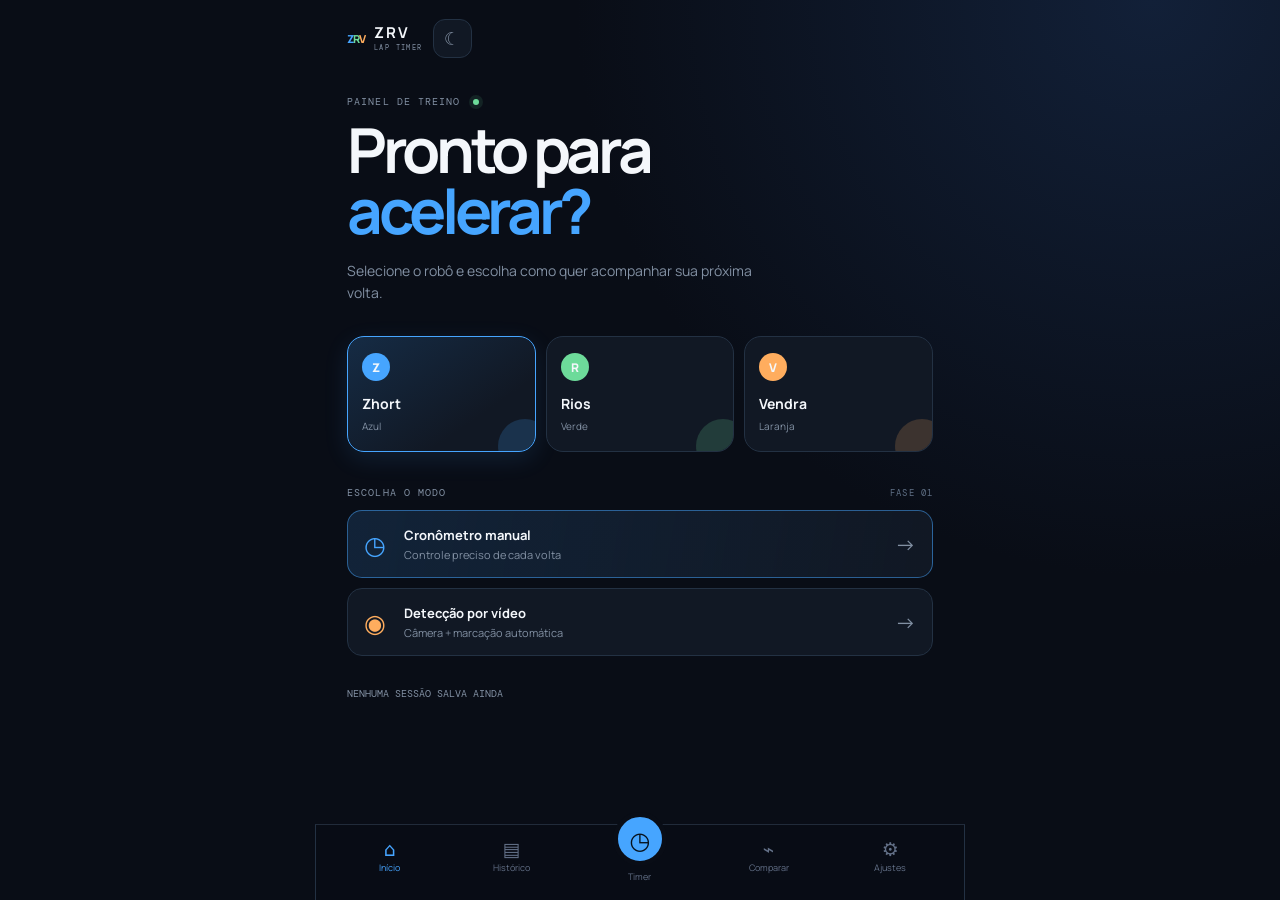
<file: index.html>
<!doctype html>
<html lang="pt-BR">
<head>
  <meta charset="UTF-8" />
  <meta name="viewport" content="width=device-width, initial-scale=1, viewport-fit=cover" />
  <meta name="theme-color" content="#090d16" />
  <meta name="description" content="Cronômetro e análise de voltas para os robôs Zhort, Rios e Vendra." />
  <link rel="manifest" href="manifest.webmanifest?v=3" />
  <link rel="icon" href="assets/icon.svg" type="image/svg+xml" />
  <link rel="stylesheet" href="styles.css?v=3" />
  <title>ZRV Lap Timer</title>
</head>
<body>
  <div class="app-shell">
    <header class="topbar">
      <div class="brand-mark" aria-hidden="true"><span>Z</span><span>R</span><span>V</span></div>
      <div class="brand-copy"><strong>ZRV</strong><span>LAP TIMER</span></div>
      <button class="icon-button" id="install-button" type="button" hidden aria-label="Instalar aplicativo">⇩</button>
      <button class="icon-button" id="theme-button" type="button" aria-label="Alternar tema">☾</button>
    </header>

    <main id="app-main">
      <section class="screen active" data-screen="home" aria-labelledby="home-title">
        <div class="eyebrow">PAINEL DE TREINO <span class="live-dot"></span></div>
        <h1 id="home-title">Pronto para<br><em>acelerar?</em></h1>
        <p class="lede">Selecione o robô e escolha como quer acompanhar sua próxima volta.</p>

        <div class="robot-grid" id="robot-selector" aria-label="Selecionar robô"></div>

        <div class="section-heading"><span>ESCOLHA O MODO</span><small>FASE 01</small></div>
        <div class="mode-list">
          <button class="mode-card primary" data-go="manual" type="button">
            <span class="mode-icon">◷</span><span><strong>Cronômetro manual</strong><small>Controle preciso de cada volta</small></span><b>→</b>
          </button>
          <button class="mode-card" data-go="video" type="button">
            <span class="mode-icon">◉</span><span><strong>Detecção por vídeo</strong><small>Câmera + marcação automática</small></span><b>→</b>
          </button>
        </div>
        <div class="quick-stats" id="home-stats"></div>
      </section>

      <section class="screen" data-screen="manual" aria-labelledby="manual-title">
        <div class="screen-heading"><button class="back-button" data-go="home" type="button">←</button><div><div class="eyebrow">CRONÔMETRO MANUAL</div><h2 id="manual-title">Sessão de pista</h2></div></div>
        <div class="selected-robot-pill" id="manual-robot-pill"></div>
        <div class="timer-card">
          <div class="timer-label"><span class="status-indicator" id="timer-status-dot"></span><span id="timer-status">PRONTO</span><span class="timer-lap-count" id="timer-lap-count">0 VOLTAS</span></div>
          <div class="timer-display" id="timer-display">00:00<span>.000</span></div>
          <div class="timer-subline">TEMPO TOTAL <strong id="timer-total">00:00.000</strong></div>
        </div>
        <div class="timer-controls">
          <button class="control-button main-action" id="start-pause" type="button"><span>▶</span><strong>Iniciar</strong></button>
          <button class="control-button lap-action" id="lap-button" type="button" disabled><span>＋</span><strong>Volta</strong></button>
          <button class="control-button reset-action" id="reset-button" type="button"><span>↺</span><strong>Reset</strong></button>
        </div>
        <div class="section-heading laps-heading"><span>VOLTAS REGISTRADAS</span><small id="laps-best">MELHOR —</small></div>
        <div class="laps-list" id="laps-list"><div class="empty-state"><span>＋</span><p>Inicie o cronômetro e toque em<br><strong>Volta</strong> ao cruzar a linha.</p></div></div>
        <button class="save-session-button" id="save-session-button" type="button" disabled>Salvar sessão <span>↗</span></button>
      </section>

      <section class="screen" data-screen="video" aria-labelledby="video-title">
        <div class="screen-heading"><button class="back-button" data-go="home" type="button">←</button><div><div class="eyebrow">MODO AO VIVO</div><h2 id="video-title">Detecção por vídeo</h2></div></div>
        <div class="selected-robot-pill" id="video-robot-pill"></div>
        <div class="video-panel">
          <div class="camera-frame" id="camera-frame">
            <video id="camera-video" autoplay muted playsinline></video>
            <canvas id="camera-overlay"></canvas>
            <div class="camera-empty" id="camera-empty"><span>◉</span><strong>Câmera desligada</strong><small>Use a câmera traseira e enquadre a linha de chegada.</small></div>
            <div class="video-hud"><span id="video-state">PRONTO</span><strong id="video-total">00:00.000</strong><small><b id="video-lap-number">0</b> VOLTAS · ATUAL <b id="video-current-lap">00:00.000</b></small></div>
          </div>
          <div class="video-actions"><button class="outline-button" id="camera-button" type="button">Abrir câmera</button><button class="outline-button" id="flip-camera" type="button" disabled>⇄ Trocar</button></div>
          <div class="video-settings"><label>Zona de chegada <span id="finish-position">50%</span></label><input id="finish-line" type="range" min="15" max="85" value="50" /><small>Toque no vídeo para posicionar a linha. A detecção usa a mudança de movimento nessa faixa.</small></div>
          <div class="video-actions main-video-actions"><button class="control-button main-action" id="video-start" type="button" disabled><span>●</span><strong>Iniciar detecção</strong></button><button class="control-button lap-action" id="video-manual-lap" type="button" disabled><span>＋</span><strong>Registrar volta</strong></button><button class="control-button reset-action" id="video-stop" type="button" disabled><span>■</span><strong>Parar</strong></button></div>
          <p class="camera-help" id="camera-help">Abra a câmera, posicione a faixa de chegada e inicie a detecção. O botão manual continua disponível como segurança.</p>
          <div class="recording-review" id="recording-review" hidden><video id="recorded-video" controls playsinline></video><div><strong>Revisar gravação</strong><small>Use a barra do vídeo para conferir o momento de cada volta.</small></div></div>
        </div>
      </section>

      <section class="screen" data-screen="history" aria-labelledby="history-title">
        <div class="eyebrow">REGISTROS LOCAIS</div><h2 id="history-title">Histórico</h2><p class="lede">Suas sessões ficam salvas neste dispositivo.</p>
        <div class="filters"><button class="filter active" data-filter="all" type="button">Todas</button><button class="filter" data-filter="manual" type="button">Manuais</button><button class="filter" data-filter="video" type="button">Vídeo</button></div>
        <div id="history-list" class="history-list"></div>
      </section>

      <section class="screen" data-screen="compare" aria-labelledby="compare-title">
        <div class="eyebrow">ANÁLISE DE PERFORMANCE</div><h2 id="compare-title">Comparar robôs</h2><p class="lede">Selecione sessões salvas para visualizar a evolução lado a lado.</p>
        <div class="compare-selectors" id="compare-selectors"></div>
        <div class="chart-card"><div class="chart-title"><strong>Tempo por volta</strong><small>MENOR É MELHOR · em segundos</small></div><canvas id="lap-chart" height="220"></canvas><div class="chart-legend" id="lap-legend"></div></div>
        <div class="chart-card"><div class="chart-title"><strong>Melhor volta</strong><small>comparação direta</small></div><canvas id="best-chart" height="190"></canvas></div>
        <div class="comparison-table-wrap"><div class="chart-title"><strong>Resumo da sessão</strong><small>métricas principais</small></div><div id="compare-table"></div></div>
      </section>

      <section class="screen" data-screen="settings" aria-labelledby="settings-title">
        <div class="eyebrow">PREFERÊNCIAS</div><h2 id="settings-title">Configurações</h2>
        <div class="settings-list"><div><strong>Dados offline</strong><small>Armazenados apenas neste aparelho</small><span class="toggle on"></span></div><div><strong>Feedback sonoro</strong><small>Som ao registrar uma volta</small><span class="toggle on" id="sound-toggle"></span></div><div><strong>Exportar dados</strong><small>CSV das sessões salvas</small><button class="small-button" id="export-all" type="button">Exportar</button></div></div>
      </section>
    </main>

    <nav class="bottom-nav" aria-label="Navegação principal">
      <button class="nav-item active" data-go="home" type="button"><span>⌂</span><small>Início</small></button>
      <button class="nav-item" data-go="history" type="button"><span>▤</span><small>Histórico</small></button>
      <button class="nav-item central" data-go="manual" type="button"><span>◷</span><small>Timer</small></button>
      <button class="nav-item" data-go="compare" type="button"><span>⌁</span><small>Comparar</small></button>
      <button class="nav-item" data-go="settings" type="button"><span>⚙</span><small>Ajustes</small></button>
    </nav>
  </div>
  <div class="toast" id="toast" role="status" aria-live="polite"></div>
  <script src="app.js?v=4" defer></script>
</body>
</html>
</file>
<file: styles.css>
@import url('https://fonts.googleapis.com/css2?family=DM+Mono:wght@400;500&family=Manrope:wght@400;600;700;800&display=swap');
:root{--bg:#090d16;--surface:#111824;--surface-2:#172231;--text:#f4f7fb;--muted:#8290a3;--line:#233143;--accent:#46a5ff;--accent-rgb:70,165,255;--danger:#ff6070;--nav:rgba(9,13,22,.9);font-family:Manrope,system-ui,sans-serif;color:var(--text);background:var(--bg)}
*{box-sizing:border-box}body{margin:0;background:radial-gradient(circle at 90% 0%,#122038 0,#090d16 36rem);min-height:100vh}button{font:inherit;color:inherit;border:0;cursor:pointer}button:focus-visible{outline:2px solid var(--accent);outline-offset:3px}.app-shell{max-width:650px;margin:auto;min-height:100vh;padding:0 20px 100px}.topbar{height:76px;display:flex;align-items:center;gap:10px}.brand-mark{display:flex;gap:1px;color:#fff;font-weight:800;font-size:11px;letter-spacing:-2px}.brand-mark span:first-child{color:#46a5ff}.brand-mark span:nth-child(2){color:#6ddb9a}.brand-mark span:nth-child(3){color:#ffad5e}.brand-copy{display:flex;flex-direction:column;line-height:1}.brand-copy strong{font-size:15px;letter-spacing:.14em}.brand-copy span{font-family:'DM Mono';color:var(--muted);font-size:7px;letter-spacing:.2em;margin-top:4px}.icon-button{margin-left:auto;background:var(--surface);border:1px solid var(--line);border-radius:12px;width:39px;height:39px;color:var(--muted);font-size:18px}.icon-button+ .icon-button{margin-left:0}.screen{display:none;padding-top:19px;animation:appear .28s ease}.screen.active{display:block}@keyframes appear{from{opacity:0;transform:translateY(5px)}to{opacity:1;transform:none}}h1,h2,p{margin-top:0}h1{font-size:clamp(39px,11vw,62px);letter-spacing:-.07em;line-height:.98;margin:12px 0 18px}h1 em{font-style:normal;color:var(--accent)}h2{font-size:31px;letter-spacing:-.06em;margin:5px 0 0}.lede{font-size:14px;line-height:1.6;color:var(--muted);max-width:420px}.eyebrow,.section-heading,.timer-label{font-family:'DM Mono',monospace;letter-spacing:.11em;font-size:10px;color:var(--muted)}.live-dot{display:inline-block;width:6px;height:6px;background:#6ddb9a;border-radius:50%;box-shadow:0 0 0 4px rgba(109,219,154,.1);margin-left:5px}.robot-grid{display:grid;grid-template-columns:repeat(3,1fr);gap:10px;margin:32px 0 34px}.robot-card{background:var(--surface);border:1px solid var(--line);border-radius:17px;min-height:108px;text-align:left;padding:16px 14px;transition:.2s;position:relative;overflow:hidden}.robot-card.selected{border-color:var(--robot);background:linear-gradient(145deg,rgba(var(--robot-rgb),.2),var(--surface) 70%);box-shadow:0 7px 24px rgba(var(--robot-rgb),.12)}.robot-card:after{content:'';position:absolute;width:54px;height:54px;border-radius:50%;right:-17px;bottom:-22px;background:var(--robot);opacity:.18}.robot-orb{width:28px;height:28px;border-radius:50%;background:var(--robot);display:flex;align-items:center;justify-content:center;font-weight:800;font-size:12px;margin-bottom:13px}.robot-card strong{font-size:14px;display:block}.robot-card small{color:var(--muted);font-size:10px}.section-heading{display:flex;justify-content:space-between;align-items:center;margin-bottom:11px}.section-heading small{color:#607086;font-size:9px}.mode-list{display:grid;gap:10px}.mode-card{display:flex;align-items:center;text-align:left;gap:13px;padding:15px 16px;background:var(--surface);border:1px solid var(--line);border-radius:15px}.mode-card.primary{border-color:rgba(70,165,255,.5);background:linear-gradient(100deg,rgba(70,165,255,.15),var(--surface))}.mode-icon{font-size:25px;width:27px;color:var(--accent)}.mode-card:nth-child(2) .mode-icon{color:#ffad5e}.mode-card span:nth-child(2){display:flex;flex-direction:column;gap:3px;flex:1}.mode-card strong{font-size:13px}.mode-card small{color:var(--muted);font-size:11px}.mode-card b{font-size:21px;font-weight:400;color:var(--muted)}.quick-stats{margin-top:31px;color:var(--muted);font-family:'DM Mono';font-size:10px}.screen-heading{display:flex;align-items:center;gap:13px;margin-bottom:20px}.back-button{background:var(--surface);border:1px solid var(--line);border-radius:11px;width:39px;height:39px;font-size:21px;color:var(--muted)}.selected-robot-pill{display:inline-flex;align-items:center;gap:8px;padding:7px 11px;border-radius:99px;background:rgba(var(--accent-rgb),.12);color:var(--accent);font-size:11px;font-weight:700;margin-bottom:17px}.selected-robot-pill i{width:8px;height:8px;border-radius:50%;background:currentColor}.timer-card{background:linear-gradient(145deg,var(--surface-2),var(--surface));border:1px solid var(--line);border-radius:21px;padding:18px 20px 20px;box-shadow:0 18px 44px rgba(0,0,0,.18)}.timer-label{display:flex;align-items:center;gap:7px}.status-indicator{width:7px;height:7px;border-radius:50%;background:#66778c}.status-indicator.running{background:#6ddb9a;box-shadow:0 0 0 4px rgba(109,219,154,.12)}.timer-lap-count{margin-left:auto}.timer-display{font-family:'DM Mono',monospace;font-size:clamp(38px,12vw,73px);letter-spacing:-.09em;text-align:center;margin:25px 0 19px;white-space:nowrap}.timer-display span{font-size:.53em;color:var(--accent);letter-spacing:-.08em}.timer-subline{font-family:'DM Mono';font-size:9px;color:var(--muted);display:flex;justify-content:space-between}.timer-subline strong{color:var(--text);font-weight:400}.timer-controls{display:grid;grid-template-columns:1.35fr 1fr 1fr;gap:8px;margin:12px 0 29px}.control-button{height:66px;border-radius:14px;background:var(--surface);border:1px solid var(--line);display:flex;flex-direction:column;align-items:center;justify-content:center;gap:3px}.control-button span{font-size:20px}.control-button strong{font-size:11px}.main-action{background:var(--accent);color:#06111d;border-color:var(--accent)}.lap-action{color:#6ddb9a}.control-button:disabled{opacity:.4;cursor:not-allowed}.reset-action{color:var(--muted)}.laps-heading{margin-bottom:9px}.laps-list{display:grid;gap:7px;min-height:85px}.empty-state{text-align:center;color:var(--muted);font-size:11px;line-height:1.55;padding:20px;border:1px dashed var(--line);border-radius:14px}.empty-state span{display:block;color:var(--accent);font-size:20px}.empty-state p{margin:5px 0 0}.lap-row{display:flex;align-items:center;background:var(--surface);border-radius:12px;padding:12px 15px;font-family:'DM Mono';font-size:12px}.lap-row .lap-number{color:var(--muted);width:45px}.lap-row .lap-time{font-size:14px}.lap-row.best{border-left:2px solid #6ddb9a}.lap-row .best-label{margin-left:auto;color:#6ddb9a;font-size:9px}.save-session-button{width:100%;margin-top:17px;height:50px;border-radius:13px;background:transparent;border:1px solid var(--accent);color:var(--accent);font-weight:700;font-size:12px}.save-session-button:disabled{opacity:.35}.bottom-nav{position:fixed;z-index:4;bottom:0;left:50%;transform:translateX(-50%);max-width:650px;width:100%;height:76px;padding:10px 13px max(10px,env(safe-area-inset-bottom));background:var(--nav);backdrop-filter:blur(18px);border-top:1px solid rgba(50,65,84,.6);display:flex;justify-content:space-around}.nav-item{background:none;color:#637188;display:flex;flex-direction:column;align-items:center;gap:5px;min-width:52px}.nav-item span{font-size:19px;height:20px}.nav-item small{font-size:9px}.nav-item.active{color:var(--accent)}.nav-item.central span{background:var(--accent);color:#07121d;width:44px;height:44px;border-radius:50%;display:flex;align-items:center;justify-content:center;font-size:24px;margin-top:-24px;border:5px solid var(--bg);box-sizing:content-box}.nav-item.central small{margin-top:-1px}.video-placeholder,.coming-card{border:1px dashed var(--line);border-radius:20px;text-align:center;padding:50px 24px;color:var(--muted)}.camera-orbit{font-size:42px;color:#ffad5e;margin-bottom:18px}.video-placeholder strong,.coming-card strong{color:var(--text);display:block;font-size:17px}.video-placeholder p,.coming-card p{font-size:12px;line-height:1.6}.outline-button,.small-button{background:transparent;border:1px solid var(--line);border-radius:10px;padding:10px 14px;font-size:11px;color:var(--text)}.filters{display:flex;gap:7px;margin:24px 0 15px}.filter{background:var(--surface);color:var(--muted);border:1px solid var(--line);border-radius:99px;padding:8px 13px;font-size:11px}.filter.active{background:rgba(70,165,255,.15);border-color:var(--accent);color:var(--accent)}.history-list{display:grid;gap:9px}.history-card{background:var(--surface);border:1px solid var(--line);border-radius:14px;padding:14px}.history-card header{display:flex;justify-content:space-between}.history-card strong{font-size:13px}.history-card small{color:var(--muted);font-size:10px}.history-meta{color:var(--muted);font-family:'DM Mono';font-size:10px;margin-top:12px}.history-actions{display:flex;gap:8px;margin-top:12px}.history-actions button{background:var(--surface-2);color:var(--muted);border-radius:8px;padding:7px 9px;font-size:10px}.settings-list{margin-top:24px;display:grid;gap:9px}.settings-list>div{background:var(--surface);border:1px solid var(--line);padding:16px;border-radius:14px;display:flex;align-items:center;gap:12px}.settings-list strong{display:block;font-size:12px}.settings-list small{display:block;color:var(--muted);font-size:10px;margin-top:4px;flex:1}.toggle{width:34px;height:19px;background:#344155;border-radius:99px;position:relative}.toggle:after{content:'';position:absolute;width:15px;height:15px;top:2px;left:2px;background:#fff;border-radius:50%}.toggle.on{background:var(--accent)}.toggle.on:after{left:17px}.toast{position:fixed;z-index:10;bottom:90px;left:50%;transform:translate(-50%,15px);background:#ecf4ff;color:#0c1828;padding:12px 16px;border-radius:10px;font-size:12px;opacity:0;pointer-events:none;transition:.25s;white-space:nowrap}.toast.show{opacity:1;transform:translate(-50%,0)}body.light{--bg:#f4f7fb;--surface:#fff;--surface-2:#edf3f9;--text:#132033;--muted:#637188;--line:#d8e1ec;--nav:rgba(244,247,251,.9)}@media(min-width:650px){.app-shell{padding-left:32px;padding-right:32px}.bottom-nav{border-left:1px solid var(--line);border-right:1px solid var(--line)}}
/* Live camera and comparison components */
.video-panel{display:grid;gap:12px}.camera-frame{position:relative;aspect-ratio:16/10;overflow:hidden;background:#05080d;border:1px solid var(--line);border-radius:18px;touch-action:none}.camera-frame video{display:block;width:100%;height:100%;object-fit:cover}.camera-frame video.mirror{transform:scaleX(-1)}#camera-overlay{position:absolute;inset:0;width:100%;height:100%;pointer-events:auto}.camera-empty{position:absolute;inset:0;display:flex;flex-direction:column;align-items:center;justify-content:center;color:var(--muted);text-align:center;padding:20px}.camera-empty span{font-size:38px;color:#ffad5e;margin-bottom:12px}.camera-empty strong{color:var(--text);font-size:15px}.camera-empty small{font-size:11px;margin-top:5px}.video-hud{position:absolute;top:11px;left:11px;right:11px;display:flex;align-items:center;gap:10px;background:rgba(4,8,14,.68);backdrop-filter:blur(7px);border-radius:10px;padding:8px 10px;font-family:'DM Mono';font-size:9px;color:#c0cbda}.video-hud span{color:#6ddb9a}.video-hud strong{font-size:14px;color:#fff;margin-left:auto}.video-hud small{font-size:8px}.video-hud b{color:#fff}.video-actions{display:grid;grid-template-columns:1fr 1fr;gap:8px}.video-actions .outline-button{min-height:43px}.video-settings{background:var(--surface);border:1px solid var(--line);border-radius:13px;padding:13px 14px}.video-settings label{display:flex;justify-content:space-between;font-size:11px;font-weight:700}.video-settings label span{color:var(--accent);font-family:'DM Mono'}.video-settings input{display:block;width:100%;margin:12px 0 9px;accent-color:var(--accent)}.video-settings small,.camera-help{color:var(--muted);font-size:10px;line-height:1.5}.main-video-actions{grid-template-columns:1.3fr 1fr 1fr}.main-video-actions .control-button{min-height:62px;height:auto}.main-video-actions .control-button strong{font-size:10px}.camera-help{margin:0 3px}.recording-review{display:grid;gap:10px;padding:13px;border:1px solid var(--line);border-radius:14px;background:var(--surface)}.recording-review video{width:100%;border-radius:9px;background:#000}.recording-review strong{display:block;font-size:12px}.recording-review small{display:block;color:var(--muted);font-size:10px;margin-top:4px}.compare-selectors{display:grid;gap:8px;margin:22px 0 13px}.compare-selectors label{display:grid;grid-template-columns:72px 1fr;align-items:center;gap:8px;font-family:'DM Mono';font-size:9px;color:var(--muted)}.compare-selectors select{appearance:none;background:var(--surface);border:1px solid var(--line);border-radius:10px;color:var(--text);padding:11px 12px;font:inherit;font-size:11px;min-width:0}.chart-card,.comparison-table-wrap{background:var(--surface);border:1px solid var(--line);border-radius:16px;padding:15px 13px;margin-top:10px;overflow:hidden}.chart-title{display:flex;align-items:baseline;justify-content:space-between;gap:8px}.chart-title strong{font-size:13px}.chart-title small{color:var(--muted);font-family:'DM Mono';font-size:8px}.chart-card canvas{display:block;width:100%;height:auto;margin-top:10px}.chart-legend{display:flex;flex-wrap:wrap;gap:12px 16px;margin-top:4px}.chart-legend span{display:flex;align-items:center;gap:5px;font-size:10px;color:var(--muted)}.chart-legend i{width:8px;height:8px;border-radius:50%}.comparison-table-wrap{margin-top:10px}.comparison-table{width:100%;border-collapse:collapse;margin-top:13px;font-family:'DM Mono';font-size:9px}.comparison-table th,.comparison-table td{text-align:right;padding:9px 3px;border-bottom:1px solid var(--line);white-space:nowrap}.comparison-table th:first-child,.comparison-table td:first-child{text-align:left;color:var(--muted)}.comparison-table th{color:var(--muted);font-weight:400}.comparison-table td.fastest{color:#6ddb9a;font-weight:700}.compare-empty{padding:22px 4px;color:var(--muted);font-size:11px;line-height:1.5}.video-panel button:disabled{opacity:.4}
</file>
<file: styles-v4.css>
@import url('https://fonts.googleapis.com/css2?family=DM+Mono:wght@400;500&family=Manrope:wght@400;600;700;800&display=swap');
:root{--bg:#090d16;--surface:#111824;--surface-2:#172231;--text:#f4f7fb;--muted:#8290a3;--line:#233143;--accent:#46a5ff;--accent-rgb:70,165,255;--danger:#ff6070;--nav:rgba(9,13,22,.9);font-family:Manrope,system-ui,sans-serif;color:var(--text);background:var(--bg)}
*{box-sizing:border-box}body{margin:0;background:radial-gradient(circle at 90% 0%,#122038 0,#090d16 36rem);min-height:100vh}button{font:inherit;color:inherit;border:0;cursor:pointer}button:focus-visible{outline:2px solid var(--accent);outline-offset:3px}.app-shell{max-width:650px;margin:auto;min-height:100vh;padding:0 20px 100px}.topbar{height:76px;display:flex;align-items:center;gap:10px}.brand-mark{display:flex;gap:1px;color:#fff;font-weight:800;font-size:11px;letter-spacing:-2px}.brand-mark span:first-child{color:#46a5ff}.brand-mark span:nth-child(2){color:#6ddb9a}.brand-mark span:nth-child(3){color:#ffad5e}.brand-copy{display:flex;flex-direction:column;line-height:1}.brand-copy strong{font-size:15px;letter-spacing:.14em}.brand-copy span{font-family:'DM Mono';color:var(--muted);font-size:7px;letter-spacing:.2em;margin-top:4px}.icon-button{margin-left:auto;background:var(--surface);border:1px solid var(--line);border-radius:12px;width:39px;height:39px;color:var(--muted);font-size:18px}.icon-button+ .icon-button{margin-left:0}.screen{display:none;padding-top:19px;animation:appear .28s ease}.screen.active{display:block}@keyframes appear{from{opacity:0;transform:translateY(5px)}to{opacity:1;transform:none}}h1,h2,p{margin-top:0}h1{font-size:clamp(39px,11vw,62px);letter-spacing:-.07em;line-height:.98;margin:12px 0 18px}h1 em{font-style:normal;color:var(--accent)}h2{font-size:31px;letter-spacing:-.06em;margin:5px 0 0}.lede{font-size:14px;line-height:1.6;color:var(--muted);max-width:420px}.eyebrow,.section-heading,.timer-label{font-family:'DM Mono',monospace;letter-spacing:.11em;font-size:10px;color:var(--muted)}.live-dot{display:inline-block;width:6px;height:6px;background:#6ddb9a;border-radius:50%;box-shadow:0 0 0 4px rgba(109,219,154,.1);margin-left:5px}.robot-grid{display:grid;grid-template-columns:repeat(3,1fr);gap:10px;margin:32px 0 34px}.robot-card{background:var(--surface);border:1px solid var(--line);border-radius:17px;min-height:108px;text-align:left;padding:16px 14px;transition:.2s;position:relative;overflow:hidden}.robot-card.selected{border-color:var(--robot);background:linear-gradient(145deg,rgba(var(--robot-rgb),.2),var(--surface) 70%);box-shadow:0 7px 24px rgba(var(--robot-rgb),.12)}.robot-card:after{content:'';position:absolute;width:54px;height:54px;border-radius:50%;right:-17px;bottom:-22px;background:var(--robot);opacity:.18}.robot-orb{width:28px;height:28px;border-radius:50%;background:var(--robot);display:flex;align-items:center;justify-content:center;font-weight:800;font-size:12px;margin-bottom:13px}.robot-card strong{font-size:14px;display:block}.robot-card small{color:var(--muted);font-size:10px}.section-heading{display:flex;justify-content:space-between;align-items:center;margin-bottom:11px}.section-heading small{color:#607086;font-size:9px}.mode-list{display:grid;gap:10px}.mode-card{display:flex;align-items:center;text-align:left;gap:13px;padding:15px 16px;background:var(--surface);border:1px solid var(--line);border-radius:15px}.mode-card.primary{border-color:rgba(70,165,255,.5);background:linear-gradient(100deg,rgba(70,165,255,.15),var(--surface))}.mode-icon{font-size:25px;width:27px;color:var(--accent)}.mode-card:nth-child(2) .mode-icon{color:#ffad5e}.mode-card span:nth-child(2){display:flex;flex-direction:column;gap:3px;flex:1}.mode-card strong{font-size:13px}.mode-card small{color:var(--muted);font-size:11px}.mode-card b{font-size:21px;font-weight:400;color:var(--muted)}.quick-stats{margin-top:31px;color:var(--muted);font-family:'DM Mono';font-size:10px}.screen-heading{display:flex;align-items:center;gap:13px;margin-bottom:20px}.back-button{background:var(--surface);border:1px solid var(--line);border-radius:11px;width:39px;height:39px;font-size:21px;color:var(--muted)}.selected-robot-pill{display:inline-flex;align-items:center;gap:8px;padding:7px 11px;border-radius:99px;background:rgba(var(--accent-rgb),.12);color:var(--accent);font-size:11px;font-weight:700;margin-bottom:17px}.selected-robot-pill i{width:8px;height:8px;border-radius:50%;background:currentColor}.timer-card{background:linear-gradient(145deg,var(--surface-2),var(--surface));border:1px solid var(--line);border-radius:21px;padding:18px 20px 20px;box-shadow:0 18px 44px rgba(0,0,0,.18)}.timer-label{display:flex;align-items:center;gap:7px}.status-indicator{width:7px;height:7px;border-radius:50%;background:#66778c}.status-indicator.running{background:#6ddb9a;box-shadow:0 0 0 4px rgba(109,219,154,.12)}.timer-lap-count{margin-left:auto}.timer-display{font-family:'DM Mono',monospace;font-size:clamp(38px,12vw,73px);letter-spacing:-.09em;text-align:center;margin:25px 0 19px;white-space:nowrap}.timer-display span{font-size:.53em;color:var(--accent);letter-spacing:-.08em}.timer-subline{font-family:'DM Mono';font-size:9px;color:var(--muted);display:flex;justify-content:space-between}.timer-subline strong{color:var(--text);font-weight:400}.timer-controls{display:grid;grid-template-columns:1.35fr 1fr 1fr;gap:8px;margin:12px 0 29px}.control-button{height:66px;border-radius:14px;background:var(--surface);border:1px solid var(--line);display:flex;flex-direction:column;align-items:center;justify-content:center;gap:3px}.control-button span{font-size:20px}.control-button strong{font-size:11px}.main-action{background:var(--accent);color:#06111d;border-color:var(--accent)}.lap-action{color:#6ddb9a}.control-button:disabled{opacity:.4;cursor:not-allowed}.reset-action{color:var(--muted)}.laps-heading{margin-bottom:9px}.laps-list{display:grid;gap:7px;min-height:85px}.empty-state{text-align:center;color:var(--muted);font-size:11px;line-height:1.55;padding:20px;border:1px dashed var(--line);border-radius:14px}.empty-state span{display:block;color:var(--accent);font-size:20px}.empty-state p{margin:5px 0 0}.lap-row{display:flex;align-items:center;background:var(--surface);border-radius:12px;padding:12px 15px;font-family:'DM Mono';font-size:12px}.lap-row .lap-number{color:var(--muted);width:45px}.lap-row .lap-time{font-size:14px}.lap-row.best{border-left:2px solid #6ddb9a}.lap-row .best-label{margin-left:auto;color:#6ddb9a;font-size:9px}.save-session-button{width:100%;margin-top:17px;height:50px;border-radius:13px;background:transparent;border:1px solid var(--accent);color:var(--accent);font-weight:700;font-size:12px}.save-session-button:disabled{opacity:.35}.bottom-nav{position:fixed;z-index:4;bottom:0;left:50%;transform:translateX(-50%);max-width:650px;width:100%;height:76px;padding:10px 13px max(10px,env(safe-area-inset-bottom));background:var(--nav);backdrop-filter:blur(18px);border-top:1px solid rgba(50,65,84,.6);display:flex;justify-content:space-around}.nav-item{background:none;color:#637188;display:flex;flex-direction:column;align-items:center;gap:5px;min-width:52px}.nav-item span{font-size:19px;height:20px}.nav-item small{font-size:9px}.nav-item.active{color:var(--accent)}.nav-item.central span{background:var(--accent);color:#07121d;width:44px;height:44px;border-radius:50%;display:flex;align-items:center;justify-content:center;font-size:24px;margin-top:-24px;border:5px solid var(--bg);box-sizing:content-box}.nav-item.central small{margin-top:-1px}.video-placeholder,.coming-card{border:1px dashed var(--line);border-radius:20px;text-align:center;padding:50px 24px;color:var(--muted)}.camera-orbit{font-size:42px;color:#ffad5e;margin-bottom:18px}.video-placeholder strong,.coming-card strong{color:var(--text);display:block;font-size:17px}.video-placeholder p,.coming-card p{font-size:12px;line-height:1.6}.outline-button,.small-button{background:transparent;border:1px solid var(--line);border-radius:10px;padding:10px 14px;font-size:11px;color:var(--text)}.filters{display:flex;gap:7px;margin:24px 0 15px}.filter{background:var(--surface);color:var(--muted);border:1px solid var(--line);border-radius:99px;padding:8px 13px;font-size:11px}.filter.active{background:rgba(70,165,255,.15);border-color:var(--accent);color:var(--accent)}.history-list{display:grid;gap:9px}.history-card{background:var(--surface);border:1px solid var(--line);border-radius:14px;padding:14px}.history-card header{display:flex;justify-content:space-between}.history-card strong{font-size:13px}.history-card small{color:var(--muted);font-size:10px}.history-meta{color:var(--muted);font-family:'DM Mono';font-size:10px;margin-top:12px}.history-actions{display:flex;gap:8px;margin-top:12px}.history-actions button{background:var(--surface-2);color:var(--muted);border-radius:8px;padding:7px 9px;font-size:10px}.settings-list{margin-top:24px;display:grid;gap:9px}.settings-list>div{background:var(--surface);border:1px solid var(--line);padding:16px;border-radius:14px;display:flex;align-items:center;gap:12px}.settings-list strong{display:block;font-size:12px}.settings-list small{display:block;color:var(--muted);font-size:10px;margin-top:4px;flex:1}.toggle{width:34px;height:19px;background:#344155;border-radius:99px;position:relative}.toggle:after{content:'';position:absolute;width:15px;height:15px;top:2px;left:2px;background:#fff;border-radius:50%}.toggle.on{background:var(--accent)}.toggle.on:after{left:17px}.toast{position:fixed;z-index:10;bottom:90px;left:50%;transform:translate(-50%,15px);background:#ecf4ff;color:#0c1828;padding:12px 16px;border-radius:10px;font-size:12px;opacity:0;pointer-events:none;transition:.25s;white-space:nowrap}.toast.show{opacity:1;transform:translate(-50%,0)}body.light{--bg:#f4f7fb;--surface:#fff;--surface-2:#edf3f9;--text:#132033;--muted:#637188;--line:#d8e1ec;--nav:rgba(244,247,251,.9)}@media(min-width:650px){.app-shell{padding-left:32px;padding-right:32px}.bottom-nav{border-left:1px solid var(--line);border-right:1px solid var(--line)}}
/* Live camera and comparison components */
.video-panel{display:grid;gap:12px}.camera-frame{position:relative;aspect-ratio:16/10;overflow:hidden;background:#05080d;border:1px solid var(--line);border-radius:18px;touch-action:none}.camera-frame video{display:block;width:100%;height:100%;object-fit:cover}.camera-frame video.mirror{transform:scaleX(-1)}#camera-overlay{position:absolute;inset:0;width:100%;height:100%;pointer-events:auto}.camera-empty{position:absolute;inset:0;display:flex;flex-direction:column;align-items:center;justify-content:center;color:var(--muted);text-align:center;padding:20px}.camera-empty span{font-size:38px;color:#ffad5e;margin-bottom:12px}.camera-empty strong{color:var(--text);font-size:15px}.camera-empty small{font-size:11px;margin-top:5px}.video-hud{position:absolute;top:11px;left:11px;right:11px;display:flex;align-items:center;gap:10px;background:rgba(4,8,14,.68);backdrop-filter:blur(7px);border-radius:10px;padding:8px 10px;font-family:'DM Mono';font-size:9px;color:#c0cbda}.video-hud span{color:#6ddb9a}.video-hud strong{font-size:14px;color:#fff;margin-left:auto}.video-hud small{font-size:8px}.video-hud b{color:#fff}.video-actions{display:grid;grid-template-columns:1fr 1fr;gap:8px}.video-actions .outline-button{min-height:43px}.video-settings{background:var(--surface);border:1px solid var(--line);border-radius:13px;padding:13px 14px}.video-settings label{display:flex;justify-content:space-between;font-size:11px;font-weight:700}.video-settings label span{color:var(--accent);font-family:'DM Mono'}.video-settings input{display:block;width:100%;margin:12px 0 9px;accent-color:var(--accent)}.video-settings small,.camera-help{color:var(--muted);font-size:10px;line-height:1.5}.main-video-actions{grid-template-columns:1.3fr 1fr 1fr}.main-video-actions .control-button{min-height:62px;height:auto}.main-video-actions .control-button strong{font-size:10px}.camera-help{margin:0 3px}.recording-review{display:grid;gap:10px;padding:13px;border:1px solid var(--line);border-radius:14px;background:var(--surface)}.recording-review video{width:100%;border-radius:9px;background:#000}.recording-review strong{display:block;font-size:12px}.recording-review small{display:block;color:var(--muted);font-size:10px;margin-top:4px}.compare-selectors{display:grid;gap:8px;margin:22px 0 13px}.compare-selectors label{display:grid;grid-template-columns:72px 1fr;align-items:center;gap:8px;font-family:'DM Mono';font-size:9px;color:var(--muted)}.compare-selectors select{appearance:none;background:var(--surface);border:1px solid var(--line);border-radius:10px;color:var(--text);padding:11px 12px;font:inherit;font-size:11px;min-width:0}.chart-card,.comparison-table-wrap{background:var(--surface);border:1px solid var(--line);border-radius:16px;padding:15px 13px;margin-top:10px;overflow:hidden}.chart-title{display:flex;align-items:baseline;justify-content:space-between;gap:8px}.chart-title strong{font-size:13px}.chart-title small{color:var(--muted);font-family:'DM Mono';font-size:8px}.chart-card canvas{display:block;width:100%;height:auto;margin-top:10px}.chart-legend{display:flex;flex-wrap:wrap;gap:12px 16px;margin-top:4px}.chart-legend span{display:flex;align-items:center;gap:5px;font-size:10px;color:var(--muted)}.chart-legend i{width:8px;height:8px;border-radius:50%}.comparison-table-wrap{margin-top:10px}.comparison-table{width:100%;border-collapse:collapse;margin-top:13px;font-family:'DM Mono';font-size:9px}.comparison-table th,.comparison-table td{text-align:right;padding:9px 3px;border-bottom:1px solid var(--line);white-space:nowrap}.comparison-table th:first-child,.comparison-table td:first-child{text-align:left;color:var(--muted)}.comparison-table th{color:var(--muted);font-weight:400}.comparison-table td.fastest{color:#6ddb9a;font-weight:700}.compare-empty{padding:22px 4px;color:var(--muted);font-size:11px;line-height:1.5}.video-panel button:disabled{opacity:.4}
</file>
